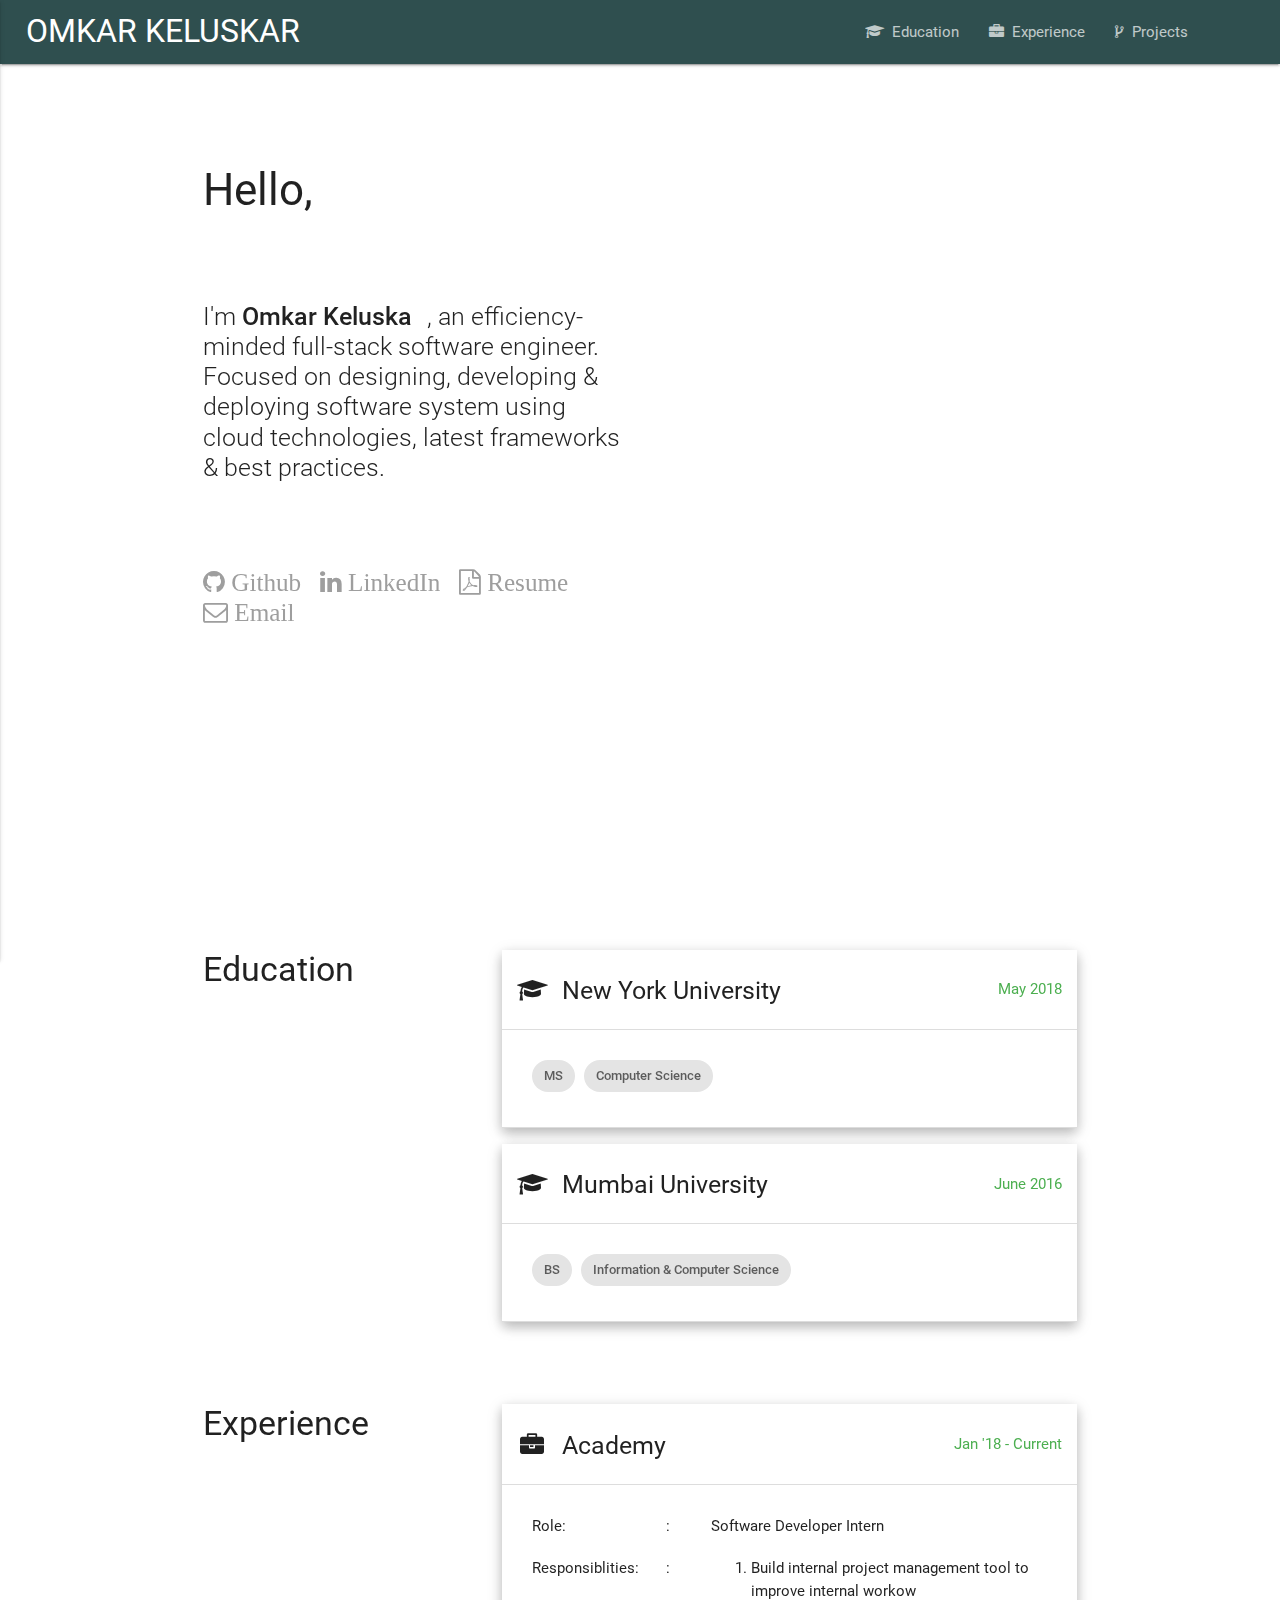
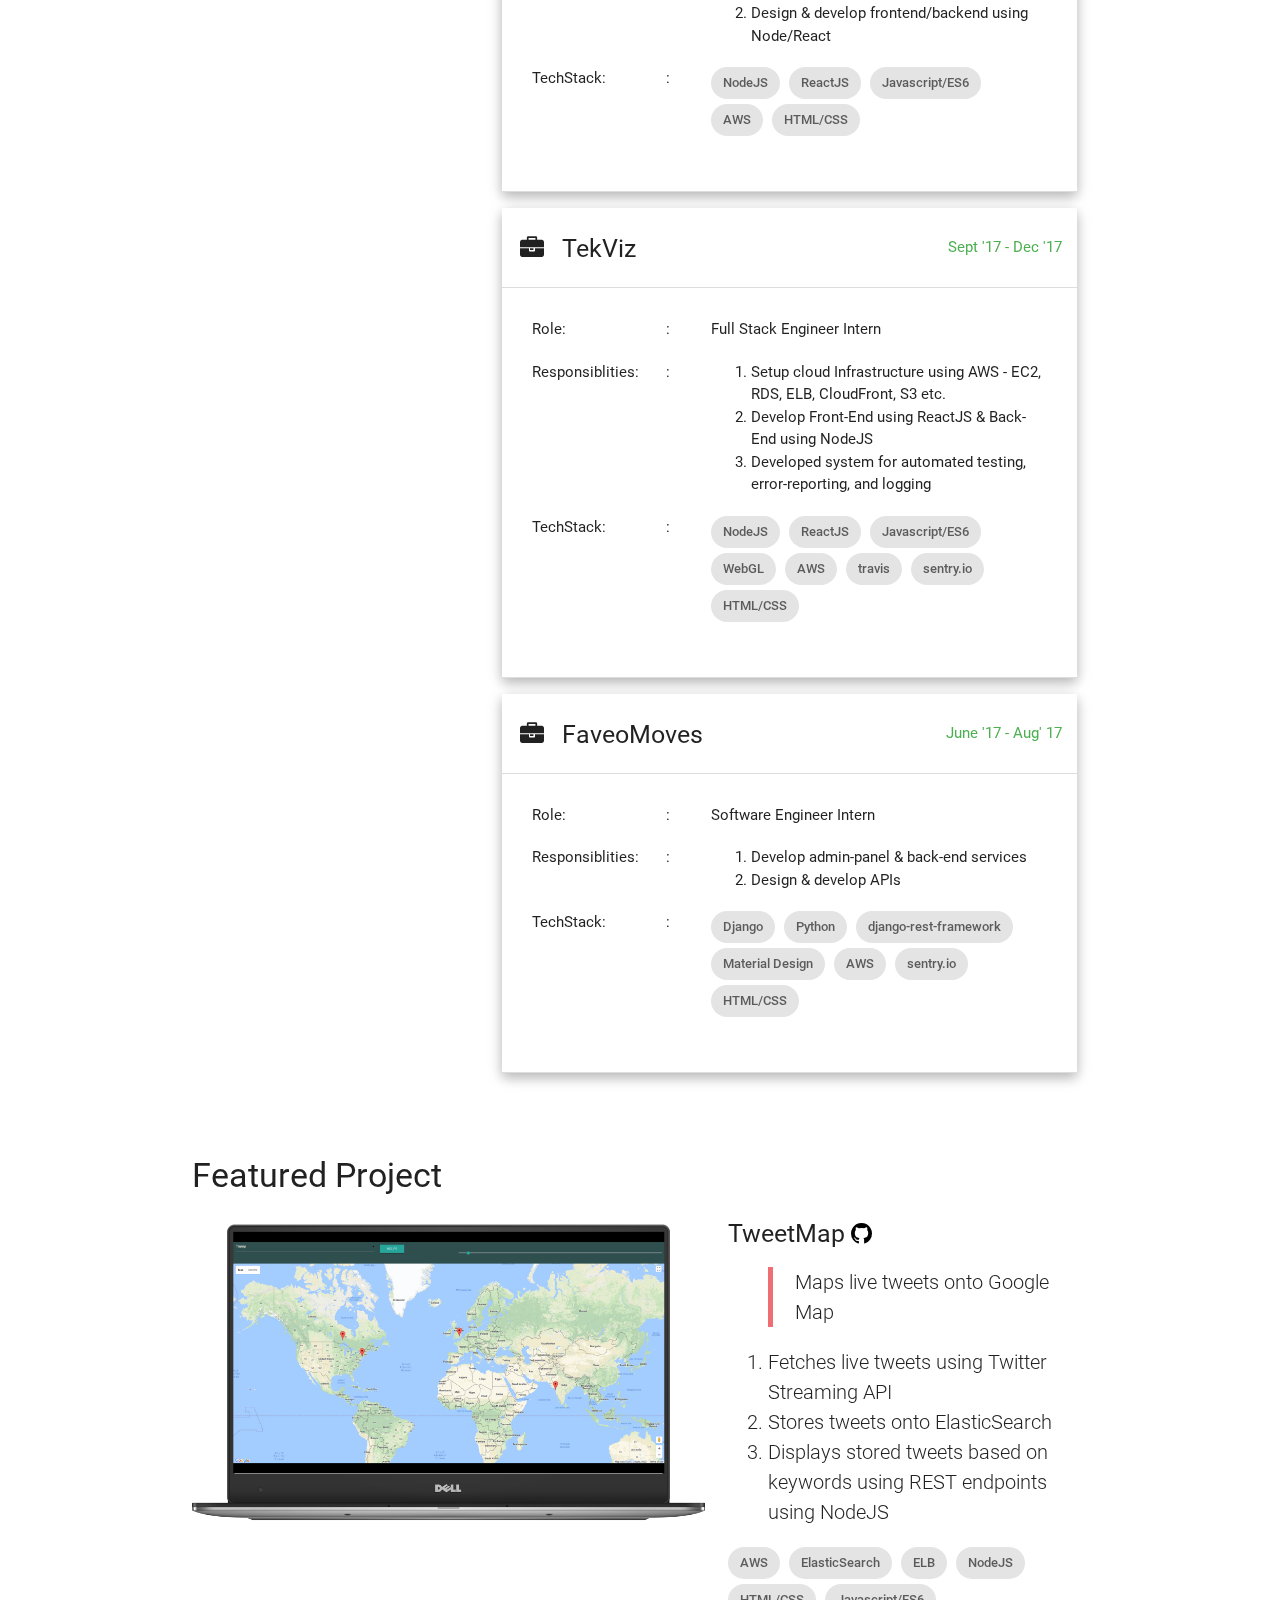
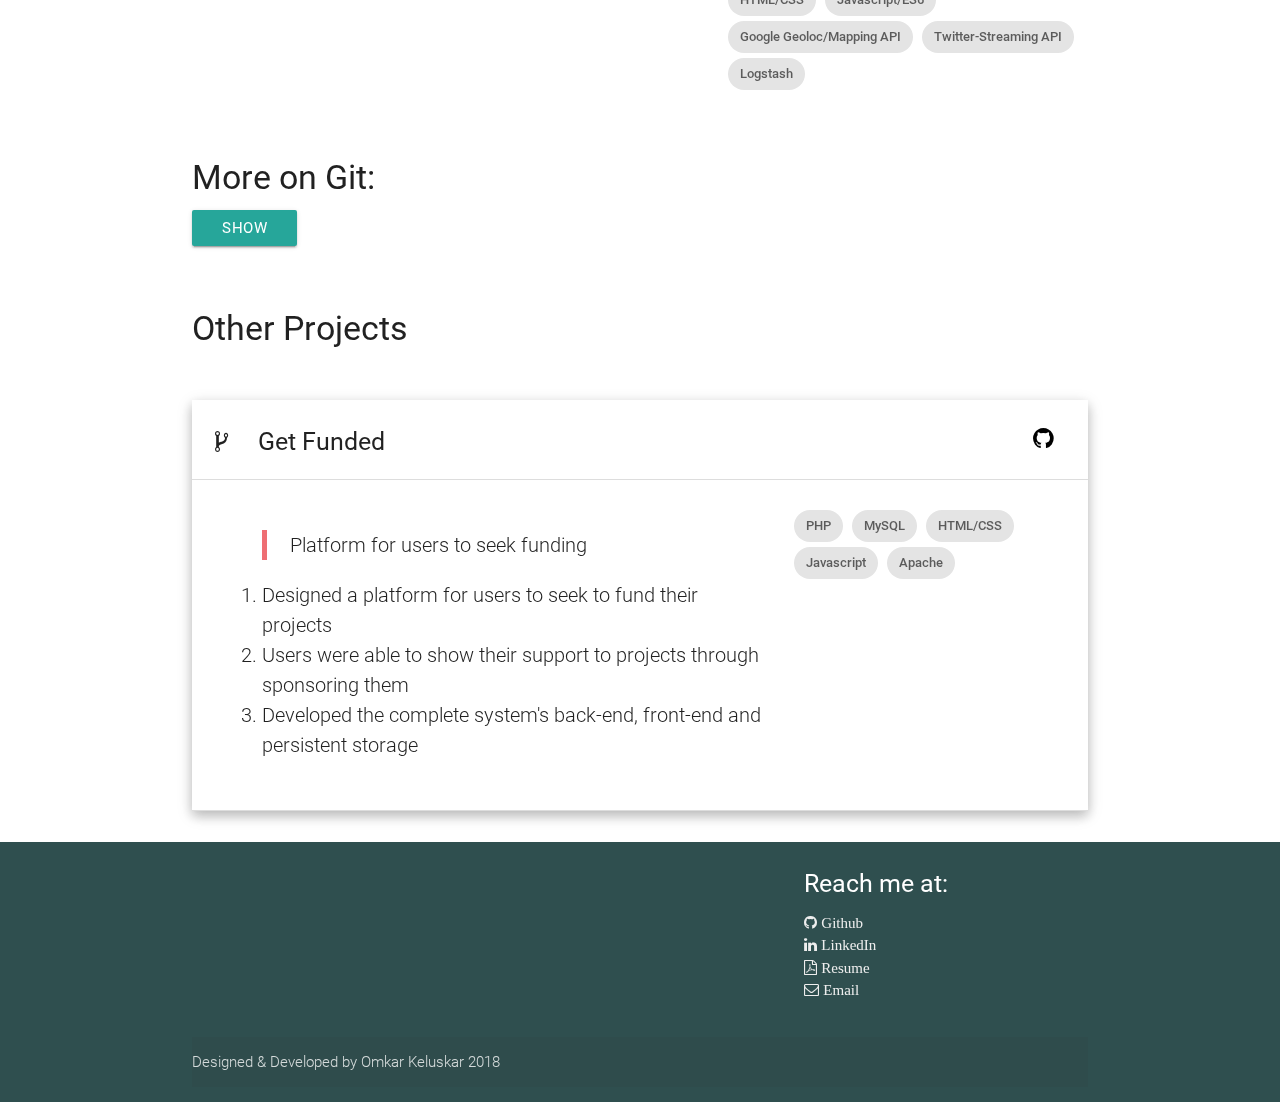
<file: index.html>
<!DOCTYPE html>
<html>
  <head> 
    <!--Import materialize.css-->
    
    <meta name="viewport" content="width=device-width, initial-scale=1.0"/>
    <link rel="shortcut icon" type="image/x-icon" href="favicon.ico"> 
    <title>Portfolio | Omkar Keluskar | Software Engineer</title>
    <style>

        .grey-bg{
            background-color: darkslategray;
        }
        .padded-bar{
            margin-left:2vw;
            margin-right:2vw;
        }
        i{
            margin-bottom: 0;
    
            margin-right: 0;
        }

        body {
            display: flex;
            min-height: 100vh;
            flex-direction: column;
        }
        main {
            flex: 1 0 auto;
        }

        #landing{
            height:95vh;
        }

        #education, #experience, #projects{
            height: 100%;
        }
        nav ul a.active{
            border-bottom: white;
        }
        .center{
            width:100%;
            margin:auto;
        }
        .right{
            margin-left:auto;
        }

        .change-color:hover{
            color:white;
            background-color:darkslategray;
        }
        #switch{
            border-bottom: 1px white;
        }
        .mt{
            line-height: 1.2;
            margin-top: 20%;
        }
        .mr{
            margin-right: 1vw;
        }
        .lh{
            line-height: 1.1;
        }
        img{
            margin:0;
            padding: 0;
        }
        
    </style>

    
    <link async rel="stylesheet" href="css/font-awesome.min.css">
    <link asyc rel="stylesheet" href="css/animate.css">
    <link async type="text/css" rel="stylesheet" href="css/materialize.min.css"  media="screen,projection"/>
  </head>

  <body >
    <header class="navbar-fixed" >    
        <nav>
            <div id="top" class="grey-bg nav-wrapper" >
                <a href="#" data-activates="mobile-demo" class="button-collapse"><i class="fa fa-bars" aria-hidden="true"></i></a>
                <div class="padded-bar container-fluid">
                    <a href="#" class="brand-logo">OMKAR <span class="hide-on-small-only">KELUSKAR</span></a> 
                    <ul id="nav-mobile" hidden class="right hide-on-med-and-down">
                        <li>
                            <a href="#education" >
                                    <i class="fa fa-graduation-cap" aria-hidden="true"></i>
                                    &nbsp;Education    
                            </a>
                        </li>
                        <li><a href="#experience">
                                <i class="fa fa-briefcase" aria-hidden="true"></i>
                                &nbsp;Experience
                            </a>
                        </li>
                        <li><a href="#projects">
                                <i class="fa fa-code-fork" aria-hidden="true"></i>
                                &nbsp;Projects
                            </a>
                        </li>
                            
                        <li><a href="#contact">
                                <i class="fa fa-address-book-o" aria-hidden="true"></i>
                                &nbsp;Contact
                            </a>
                        </li>
                        <li>
                            <div id="dl" class="switch">
                                <label>
                                  dark
                                  <input type="checkbox" onclick="changeBg()">
                                  <span class="lever"></span>
                                  light
                                </label>
                            </div>
                        </li>
                    </ul>

                    
                </div>
            </div>
        </nav>      
    </header>

    <main>
        <!--Mobile sidenav-->
        <ul class="side-nav" id="mobile-demo">
            <li>
                    <a href="#education">
                            Education    
                    </a>
            </li>
            <li><a href="#experience">Experience</a></li>
            <li><a href="#projects">Projects</a></li>
            <li><a href="#contact">Contact</a></li>
            <li>
                <div id="dl" class="switch">
                    <label>
                      dark
                      <input type="checkbox" onclick="changeBg()">
                      <span class="lever"></span>
                      light
                    </label>
                </div>
            </li>
        </ul>
        <div id="landing" class="section scrollspy">
            <div class="row container">
                <div class=" col s10 m10 l6">
                    <h3 class="mt left-align">
                        Hello,
                    </h3>
                    <h2 class="mt flow-text tlt">
                        
                        I'm <strong class="welcome-text">Omkar Keluskar</strong>, an efficiency-minded 
                        full-stack software engineer. Focused on designing, developing 
                        & deploying software system using cloud technologies, latest 
                        frameworks & best practices.  
                         
                    </h2>
                    <h2 class="mt flow-text">
                            <a class="mr grey-text " href="https://github.com/orkeluskar">  
                                <i class="fa fa-github" aria-hidden="true">&nbsp;Github</i>   
                            </a>
                            <a class="mr grey-text " href="https://www.linkedin.com/in/okeluskar">
                                <i class="fa fa-linkedin" aria-hidden="true">&nbsp;LinkedIn</i>
                            </a>
                            <a class="mr grey-text " href="files/Resume_Omkar_Keluskar.pdf">
                                <i class="fa fa-file-pdf-o" aria-hidden="true">&nbsp;Resume</i>
                            </a>
                            <a class="mr grey-text" href="mailto:ork216@nyu.edu">
                                    <i class="fa fa-envelope-o" aria-hidden="true">&nbsp;Email</i>   
                            </a>
                        </h2>
                </div>
            </div>
        </div>

        <div id="education"  class="section scrollspy">
            <div class="row container">
                <div  class=" col s12 m12 l2" >
                    <h4>Education  </h4>
                </div>
                
                <div class="hide-on-small-and-down col s12 m12 l2" >
                    
                </div>

                <div class=" col s12 m12 l8">
                    <ul class="collapsible popout" data-collapsible="expandable">
                        <li>
                            <div class="collapsible-header active hoverable">

                                <h5><i class="fa fa-graduation-cap" aria-hidden="true"></i>New York University </h5>
                                <span class="valign-wrapper green-text right">May 2018</span>
                                
                            </div>
                            <div class="hoverable collapsible-body ">
                                <span class="lh">
                                    <div class="chip">
                                        MS
                                    </div>
                                    <div class="chip">
                                        Computer Science
                                    </div>
                                </span>
                            </div>
                        </li>

                        <li>
                            <div class="collapsible-header active hoverable">

                                <h5><i class="fa fa-graduation-cap" aria-hidden="true"></i>Mumbai University </h5>
                                <span class="valign-wrapper green-text right">June 2016</span>
                                
                            </div>
                            <div class="hoverable collapsible-body ">
                                <span class="lh">
                                    <div class="chip">
                                        BS
                                    </div>
                                    <div class="chip">
                                        Information & Computer Science
                                    </div>
                                </span>
                            </div>
                        </li>
                    </ul>
                </div>
            </div>
        </div>


        <div id="experience"  class="section scrollspy">
                <div class="row container">
                    <div  class=" col s12 m12 l2" >
                        <h4 class="">Experience  </h4>
                    </div>
                    
                    <div class="hide-on-small-and-down col s12 m12 l2" >
                        
                    </div>
    
                    <div class=" col s12 m12 l8">
                        <ul class="collapsible popout" data-collapsible="expandable">
                            <li>
                                <div class="collapsible-header active hoverable">
    
                                    <h5><i class="fa fa-briefcase" aria-hidden="true"></i>Academy </h5>
                                    <span class="valign-wrapper green-text right">Jan '18 - Current</span>
                                    
                                </div>
                                <div class="hoverable collapsible-body ">
                                    <div class="row">
                                        <div class="col s12 m3 l3"> Role:
                                        </div>
                                        <div class="hide-on-small-only col s12 m1 l1">:
                                        </div>
                                        <div class="col s12 m8 l8">
                                            Software Developer Intern
                                        </div>
                                    </div>
                                    <div class="row">
                                        <div class="col s12 m3 l3"> Responsiblities:
                                        </div>
                                        <div class="hide-on-small-only col s1 m1 l1">:     
                                        </div>
                                        <div class="col s12 m8 l8">
                                            <ol >
                                                <li> Build internal project management tool to improve internal workow</li>
                                                <li> Design & develop frontend/backend using Node/React</li>
                                             </ol>
                                        </div>
                                    </div>
                                    <div class="row">
                                        <div class="col s12 m3 l3"> TechStack:
                                        </div>
                                        <div class="hide-on-small-only col s12 m1 l1">:
                                        </div>
                                        <div class="col s12 m8 l8">
                                                <div class="chip">
                                                        NodeJS
                                                </div>
                                                <div class="chip">
                                                        ReactJS
                                                </div>
                                                <div class="chip">
                                                        Javascript/ES6
                                                </div>
                                                <div class="chip">
                                                        AWS
                                                </div>
                                                <div class="chip">
                                                        HTML/CSS
                                                </div>
                                        </div>
                                    </div>
                                </div>
                            </li>


                            <li>
                                <div class="collapsible-header active hoverable">
    
                                    <h5><i class="fa fa-briefcase" aria-hidden="true"></i>TekViz </h5>
                                    <span class="valign-wrapper green-text right">Sept '17 - Dec '17</span>
                                    
                                </div>
                                <div class="hoverable collapsible-body ">
                                    <div class="row">
                                        <div class="col s12 m3 l3"> Role:
                                        </div>
                                        <div class="hide-on-small-only col s12 m1 l1">:
                                        </div>
                                        <div class="col s12 m8 l8">
                                            Full Stack Engineer Intern
                                        </div>
                                    </div>
                                    <div class="row">
                                        <div class="col s12 m3 l3"> Responsiblities:
                                        </div>
                                        <div class="hide-on-small-only col s1 m1 l1">:     
                                        </div>
                                        <div class="col s12 m8 l8">
                                            <ol >
                                                <li> Setup cloud Infrastructure using AWS - EC2, RDS, ELB, CloudFront, S3 etc.</li>
                                                <li> Develop Front-End using ReactJS & Back-End using NodeJS</li>
                                                <li> Developed system for automated testing, error-reporting, and logging</li>
                                             </ol>
                                        </div>
                                    </div>
                                    <div class="row">
                                        <div class="col s12 m3 l3"> TechStack:
                                        </div>
                                        <div class="hide-on-small-only col s12 m1 l1">:
                                        </div>
                                        <div class="col s12 m8 l8">
                                                <div class="chip">
                                                        NodeJS
                                                </div>
                                                <div class="chip">
                                                        ReactJS
                                                </div>
                                                <div class="chip">
                                                        Javascript/ES6
                                                </div>
                                                <div class="chip">
                                                        WebGL
                                                </div>
                                                <div class="chip">
                                                        AWS
                                                </div>
                                                <div class="chip">
                                                        travis
                                                </div>
                                                <div class="chip">
                                                        sentry.io
                                                </div>
                                                <div class="chip">
                                                        HTML/CSS
                                                </div>
                                        </div>
                                    </div>
                                </div>
                            </li>

                            <li>
                                <div class="collapsible-header hoverable active">
    
                                    <h5><i class="fa fa-briefcase" aria-hidden="true"></i>FaveoMoves </h5>
                                    <span class="valign-wrapper green-text right">June '17 - Aug' 17</span>
                                    
                                </div>
                                <div class="hoverable collapsible-body ">
                                    <div class="row">
                                        <div class="col s12 m3 l3"> Role:
                                        </div>
                                        <div class="hide-on-small-only col s12 m1 l1">:
                                        </div>
                                        <div class="col s12 m8 l8">
                                            Software Engineer Intern
                                        </div>
                                    </div>
                                    <div class="row">
                                        <div class="col s12 m3 l3"> Responsiblities:
                                        </div>
                                        <div class="hide-on-small-only col s1 m1 l1">:     
                                        </div>
                                        <div class="col s12 m8 l8">
                                            <ol>
                                                <li> Develop admin-panel & back-end services</li>
                                                <li> Design & develop APIs</li>
                                            </ol>
                                        </div>
                                    </div>
                                    <div class="row">
                                        <div class="col s12 m3 l3"> TechStack:
                                        </div>
                                        <div class="hide-on-small-only col s12 m1 l1">:
                                        </div>
                                        <div class="col s12 m8 l8">
                                                <div class="chip">
                                                        Django
                                                </div>
                                                <div class="chip">
                                                        Python
                                                </div>
                                                <div class="chip">
                                                        django-rest-framework
                                                </div>
                                                <div class="chip">
                                                        Material Design
                                                </div>
                                                <div class="chip">
                                                        AWS
                                                </div>
                                                <div class="chip">
                                                        sentry.io
                                                </div>
                                                <div class="chip">
                                                        HTML/CSS
                                                </div>
                                        </div>
                                    </div>
                                </div>
                            </li>
    
                        </ul>
                    </div>
                </div>
            </div>
    

            <div id="projects"  class="section scrollspy">
                    <div class="container">
                        <div >
                            <h4 class="">Featured Project</h4>
                        </div>
                        
                        <div class="row">
                                <div class="col s12 m6 l7">
                                    <img class="responsive-img" src="images/tweetmap.png">
                                </div>
                                <div class="col s12 m6 l5">
                                    <h5>
                                        TweetMap
                                        <a class="black-text" href="https://github.com/orkeluskar/tweetmap">  
                                            <i class="fa fa-github" aria-hidden="true"></i>   
                                        </a>
                                    </h5>
                                    <ol style="font-size:20px;" class="flow-text">
                                        <blockquote>Maps live tweets onto Google Map</blockquote>
                                        <li>Fetches live tweets using Twitter Streaming API</li>
                                        <li>Stores tweets onto ElasticSearch</li>
                                        <li>Displays stored tweets based on keywords using REST endpoints using NodeJS</li>
                                    </ol>
                                    <div class="chip">
                                            AWS
                                    </div>
                                    <div class="chip">
                                            ElasticSearch
                                    </div>
                                    <div class="chip">
                                            ELB
                                    </div>
                                    <div class="chip">
                                            NodeJS
                                    </div>
                                    <div class="chip">
                                            HTML/CSS
                                    </div>
                                    <div class="chip">
                                            Javascript/ES6
                                    </div>
                                    <div class="chip">
                                            Google Geoloc/Mapping API
                                    </div>
                                    <div class="chip">
                                            Twitter-Streaming API
                                    </div>
                                    <div class="chip">
                                            Logstash
                                    </div>
                                </div>
                        </div>

                        <div style="margin-top: 5vw;">
                                <h4 class="">More on Git:</h4>
                                 <!-- Modal Trigger -->
                                     <!-- Modal Trigger -->
                                    <button data-target="gitprojects" class="btn modal-trigger">Show</button>
    
                                    <!-- Modal Structure -->
                                    <div id="gitprojects" class="modal modal-fixed-footer">
                                        <div class="modal-content">
                                            <h4>Latest updates on GitHub:</h4>
                                            <div class="row" id="loadGithubProjects">
    
                                            </div>
                                        </div>
                                        <div class="modal-footer">
                                        <a href="#!" class="modal-action modal-close waves-effect waves-green btn-flat">Close</a>
                                        </div>
                                    </div>
                        </div>

                        
                        <div style="margin-top: 5vw;">
                            <h4 class="">Other Projects</h4>
                        </div>

                        <div ><br/>
                            <ul class="collapsible popout" data-collapsible="expandable">
        
                                <li>
                                    <div class="collapsible-header active hoverable">
        
                                        <h5><i class="fa fa-code-fork" aria-hidden="true"></i>
                                            Get Funded 
                                        </h5>
                                        <span class="valign-wrapper green-text right">
                                            <a class="black-text " href="https://github.com/orkeluskar/GetFunded">  
                                                <i class="fa fa-github" aria-hidden="true"></i>   
                                            </a>
                                        </span>
                                        
                                    </div>
                                    <div class=" hoverable collapsible-body ">
                                            
                                        <div class="row">
                                            <div class="col s12 m8 l8">
                                                
                                                <ol style="font-size:20px;" class="flow-text">
                                                    <blockquote>Platform for users to seek funding</blockquote>
                                                    
                                                    <li>Designed a platform for users to seek to fund their projects</li>
                                                    <li>Users were able to show their support to projects through sponsoring them</li>
                                                    <li>Developed the complete system's back-end, front-end and persistent storage</li>
                                                </ol>
                                            </div>

                                            <div class="col s12 m4 l4">
                                                <div class="chip">
                                                        PHP
                                                </div>
                                                <div class="chip">
                                                        MySQL
                                                </div>
                                                <div class="chip">
                                                        HTML/CSS
                                                </div>
                                                <div class="chip">
                                                        Javascript
                                                </div>
                                                <div class="chip">
                                                        Apache
                                                </div>
                                            </div>
                                        </div>
                                    </div>
                                </li>
                            </ul>
                        </div>

                        
                    </div>
                </div>
        
    </main>

    <footer style="background-color: darkslategray" id="contact" class="section scrollspy grey-bg page-footer">
            <div class="container">
              <div class="row">
                <div class="valign-wrapper col l6 s12">
                  
                  
                </div>
                <div class="col l4 offset-l2 s12">
                <h5 class="white-text">Reach me at:</h5>
                  <ul>
                    <li><a class="grey-text text-lighten-3" href="https://github.com/orkeluskar">  
                            <i class="fa fa-github" aria-hidden="true">&nbsp;Github</i>   
                        </a>
                    </li>
                    <li><a class="grey-text text-lighten-3" href="https://www.linkedin.com/in/okeluskar">
                            <i class="fa fa-linkedin" aria-hidden="true">&nbsp;LinkedIn</i>
                        </a>
                    </li>
                    <li><a class="grey-text text-lighten-3" href="files/Resume_Omkar_Keluskar.pdf">
                            <i class="fa fa-file-pdf-o" aria-hidden="true">&nbsp;Resume</i>
                        </a>
                    </li>
                    <li><a class="grey-text text-lighten-3" href="mailto:ork216@nyu.edu">
                            <i class="fa fa-envelope-o" aria-hidden="true">&nbsp;Email</i>   
                        </a>
                    </li>
                  </ul>
                </div>
              </div>
              <div class="footer-copyright">
                    <div>
                            Designed & Developed by Omkar Keluskar 2018
                    </div>
                  </div>
            </div>
    </footer>
              
    
    <script type="text/javascript" src="https://code.jquery.com/jquery-3.2.1.min.js"></script>
    <script type="text/javascript" src="js/materialize.min.js"></script>
    <script  type="text/javascript" src="js/jquery.lettering.js"></script>
    <script type="text/javascript" src="js/jquery.textillate.js"></script>
    <script>

        
        const loadGitProjects = async () =>{
            const response = await fetch("https://api.github.com/users/orkeluskar/repos");
            const repos = await response.json();
            
            let html_markup = '';
            for ( i = repos.length - 1; i >= 0; i--){
                //console.log(repos[i])
                let desc = ''
                if (repos[i].description !== null)
                    desc = repos[i].description
                html_markup +=       '<div class="col s12 m4">'
                                    +       '<div class="card blue-grey darken-1">'
                                    +           '<div class="card-content white-text">'
                                    +               '<span class="card-title">' + repos[i].name                  
                                    +               '</span>'
                                    +               '<p>' + desc + '</p>'
                                    +           '</div>'
                                    +           '<div class="card-action">'
                                    +               '<a  href="' + repos[i].html_url + '" target="_blank"><i class="fa fa-github" aria-hidden="true"></i> </a>'
                                    +           '</div>'
                                    +       '</div>'
                                    +   '</div>';
  
            }
            document.getElementById("loadGithubProjects").innerHTML = html_markup;
        }
        window.onload = loadGitProjects;

  

        function changeBg(){
            console.log("cl");
            if ($('main')[0].style.cssText.substring(7, 12) != "white"){
                $('main').css('color', 'white');
                $('main').css('background-color', 'darkslategray');
                $('.collapsible-header').css('background-color', 'darkslategray');
                $('.collapsible-header').css('color', 'white');
                
            }
            else{
                $('main').css('color', 'darkslategray');
                $('main').css('background-color', 'white');
                $('.collapsible-header').css('background-color', 'white');
                $('.collapsible-header').css('color', 'darkslategray');
            }
        }

        $( document ).ready(function(){
            $('.modal').modal();
            
            $(function () {
                $('.welcome-text').textillate({
                    in: {
                        effect: 'bounceInDown'
                    }
                });
            })
            $('.button-collapse').sideNav();
            $('.collapsible').collapsible();
            $( "#nav-mobile" ).show(2000);
            $('.scrollspy').scrollSpy();

            var scroll_pos = 0;
            $(document).scroll(function() { 
                var scroll_pos = $(this).scrollTop();     
            });
            
        });
    </script>
  </body>
</html>
</file>
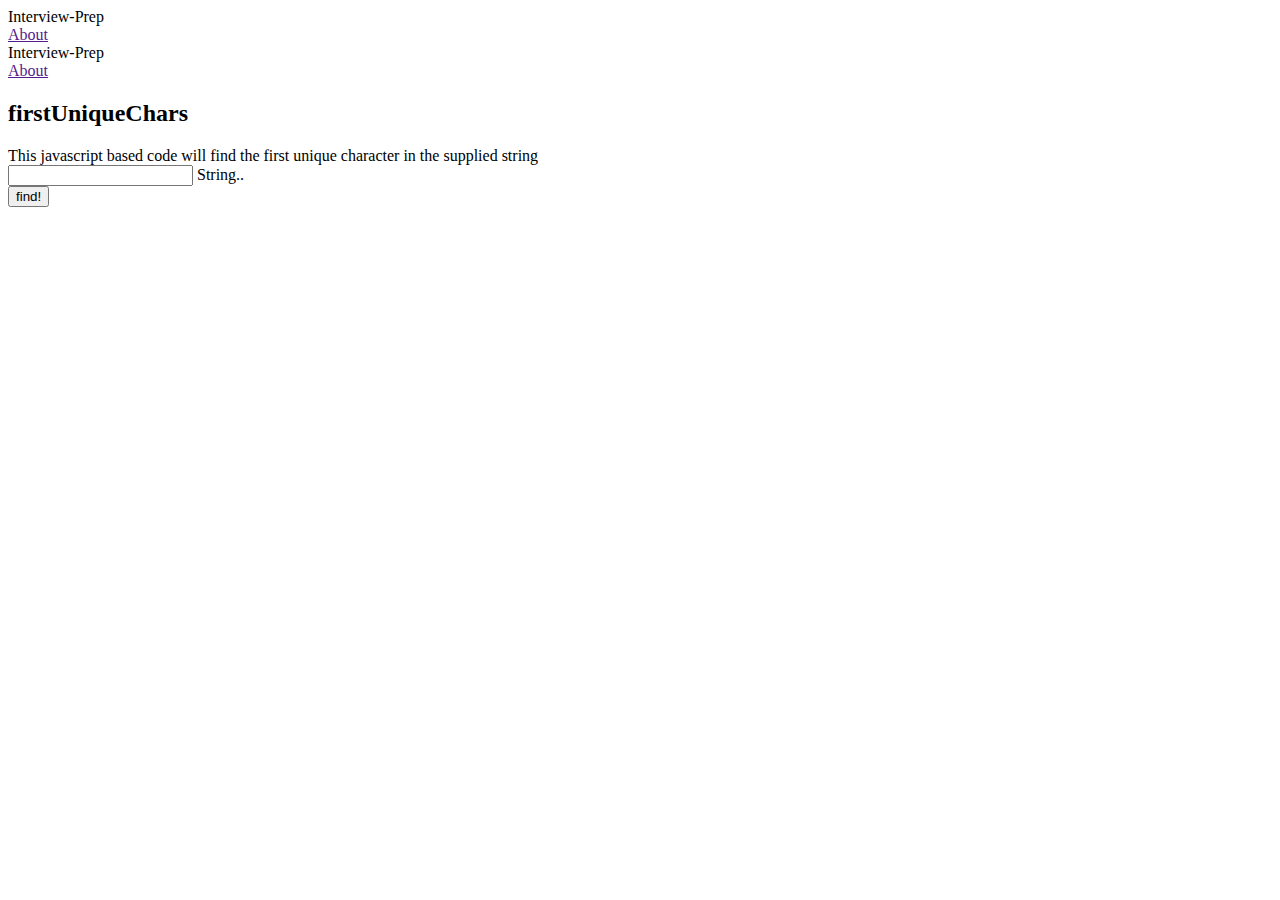
<file: javascript/firstUniqueChars/test.html>
<!DOCTYPE html>
<html>
<head>
  <meta charset="utf-8">
    <link rel="stylesheet" href="https://fonts.googleapis.com/icon?family=Material+Icons">
    <link rel="stylesheet" href="https://code.getmdl.io/1.3.0/material.indigo-pink.min.css">
    <script defer src="https://code.getmdl.io/1.3.0/material.min.js"></script>


  
  <meta name="viewport" content="width=device-width, initial-scale=1.0">
  <title>JS tests</title>
</head>
<body>
    <!-- Always shows a header, even in smaller screens. -->
<div class="mdl-layout mdl-js-layout mdl-layout--fixed-header">
  <header class="mdl-layout__header">
    <div class="mdl-layout__header-row">
      <!-- Title -->
      <span class="mdl-layout-title">Interview-Prep</span>
      <!-- Add spacer, to align navigation to the right -->
      <div class="mdl-layout-spacer"></div>
      <!-- Navigation. We hide it in small screens. -->
      <nav class="mdl-navigation mdl-layout--large-screen-only">
        <a class="mdl-navigation__link" href="">About</a>
        
      </nav>
    </div>
  </header>
  <div class="mdl-layout__drawer">
    <span class="mdl-layout-title">Interview-Prep</span>
    <nav class="mdl-navigation">
      <a class="mdl-navigation__link" href="">About</a>

    </nav>
  </div>
  <main class="mdl-layout__content">
    <div class="page-content">

        <div class="demo-card-wide mdl-card mdl-shadow--2dp">
            <div class="mdl-card__title">
                <h2 class="mdl-card__title-text">firstUniqueChars</h2>
            </div>

            <div class="mdl-card__supporting-text">
                This javascript based code will find the first unique character in the supplied string

                <form action="#">
                    <div class="mdl-textfield mdl-js-textfield">
                        <input class="mdl-textfield__input" type="text" id="a">
                        <label class="mdl-textfield__label" for="a">String..</label>
                    </div>
                </form>

            </div>

            <button onclick="calculate();return false;" class="mdl-button show-modal mdl-button mdl-js-button mdl-button--raised mdl-js-ripple-effect mdl-button--accent">
            find!
            </button>
            
            <dialog class="mdl-dialog">
                <div class="mdl-dialog__content">
                <p>
                    First Unique character: <span style="font-size: 20px;" id="target"></span>
                </p>
                </div>
                <div class="mdl-dialog__actions mdl-dialog__actions--full-width">
                
                <button type="button" class="mdl-button close">Close</button>
                </div>
            </dialog>
         
        </div>

    </div>
  </main>
</div>

<script src="script.js"></script>

</body>
</html>
</file>
